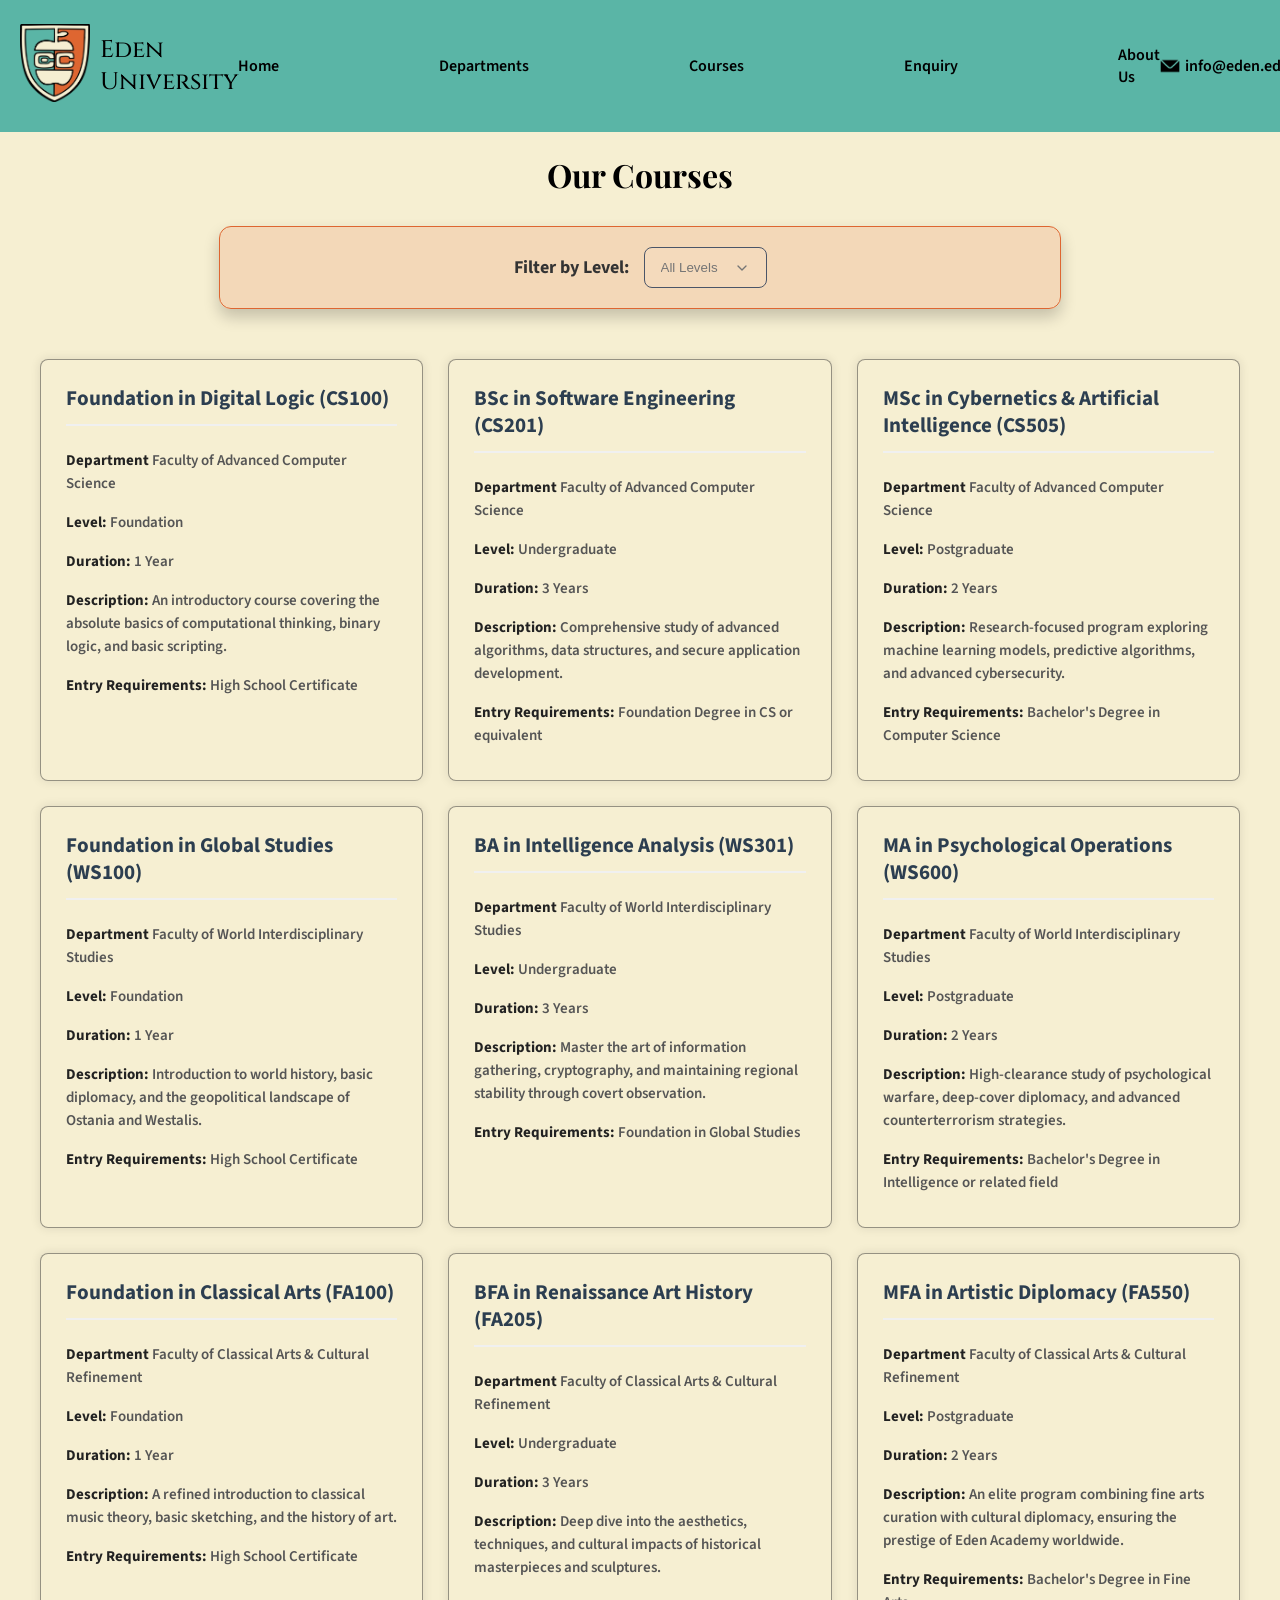
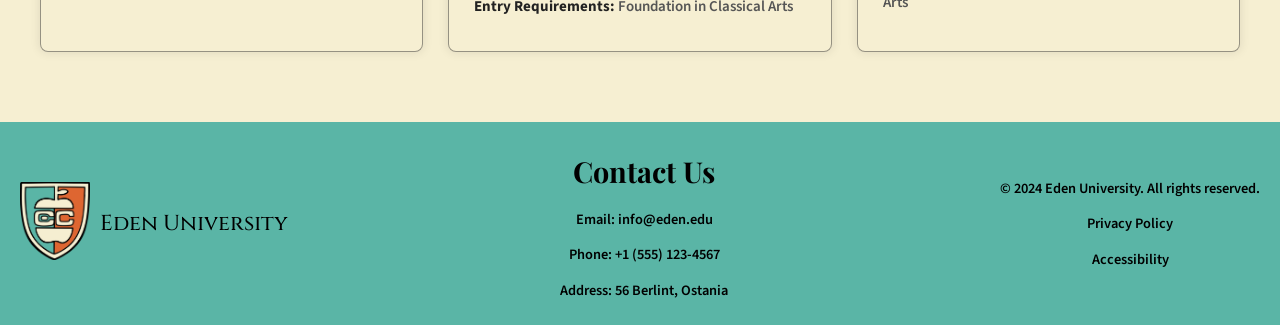
<file: courses.html>
<!DOCTYPE html>
<html lang="en">
<head>
    <meta charset="UTF-8">
    <meta name="viewport" content="width=device-width, initial-scale=1.0">
    <link rel="icon" href="assets/favicon.ico" type="image/x-icon">
    <link rel="stylesheet" href="styles/global.css">
    <link rel="stylesheet" href="styles/courses.css">
    <script src="scripts/courses.js" defer></script>
    <title>Courses</title>
</head>
<body>
    <nav>
        <div class="logo-container">
            <a href="index.html">
                <img src="assets/logo.png" alt="Eden University Logo" class="logo">
            </a>
            <p class="university-name">Eden University</p>
        </div>
        <ul class="nav-links">
            <li><a href="index.html">Home</a></li>
            <li><a href="departments.html" target="_blank">Departments</a></li>
            <li><a href="courses.html" target="_blank">Courses</a>
            <li><a href="enquiry.html" target="_blank">Enquiry</a></li>
            <li><a id="nav-about-us" href="index.html#department-cards">About Us</a></li>
        </ul>
        <div class="email-info">
            <img src="assets/email.png" alt="Email Icon" class="email-icon">
            <a href="mailto:info@eden.edu">info@eden.edu</a>
        </div>
    </nav>

    <main>
        <h1>Our Courses</h1>
        
        <div class="filter-section">
            <label for="levelFilter"><strong>Filter by Level:</strong></label>
            <select id="levelFilter" onchange="loadCourses()">
                <option value="All">All Levels</option>
                <option value="Foundation">Foundation</option>
                <option value="Undergraduate">Undergraduate</option>
                <option value="Postgraduate">Postgraduate</option>
            </select>
        </div>

        <div id="courseList"></div>
    </main>
    
    <footer>
        <div class="footer-top">
            <a href="index.html">
                <img src="assets/logo.png" alt="Eden University Logo" class="logo">
            </a>
            <p class="university-name">Eden <span class="university-highlight">University</span></p>
            
        </div>
        <div class="contact-info">
            <h1>Contact Us</h1>
            <p>Email: <a href="mailto:info@eden.edu">info@eden.edu</a></p>
            <p>Phone: +1 (555) 123-4567</p>
            <p>Address: 56 Berlint, Ostania</p>
        </div>
        <div class="footer-bottom">
            <p>&copy; 2024 Eden University. All rights reserved.</p>
            <privacy-policy>Privacy Policy</privacy-policy>
            <p>Accessibility</p>
        </div>
    </footer>
</body>
</html>
</file>
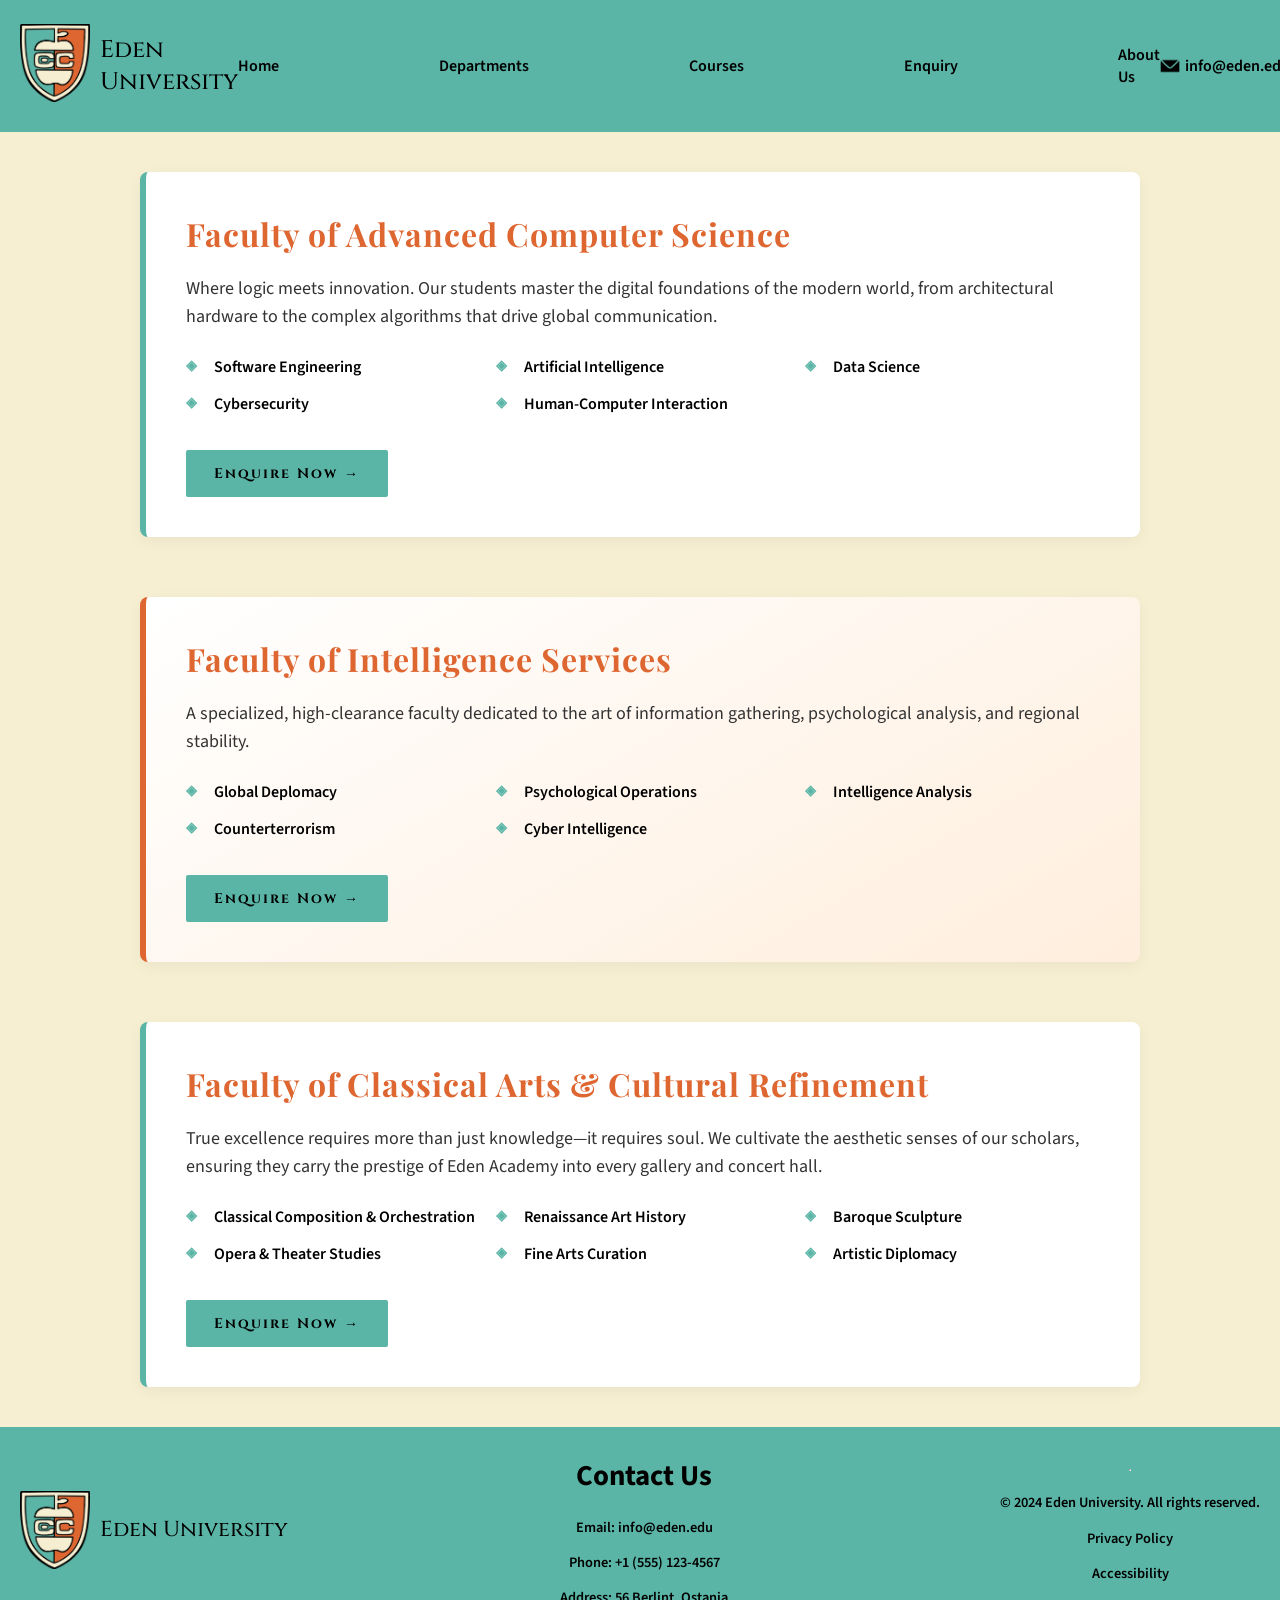
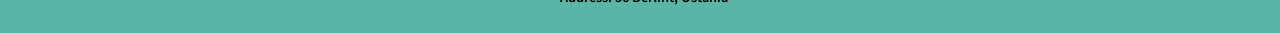
<file: departments.html>
<!DOCTYPE html>
<html lang="en">
<head>
    <meta charset="UTF-8">
    <meta name="viewport" content="width=device-width, initial-scale=1.0">
    <link rel="icon" href="assets/favicon.ico" type="image/x-icon">
    <link rel="stylesheet" href="styles/global.css">
    <link rel="stylesheet" href="styles/department.css">
    <style>
        article {
            scroll-margin-top: 80px;
        }
    </style>
    <title>Departments</title>
</head>
<body>
    <nav>
        <div class="logo-container">
            <a href="index.html">
                <img src="assets/logo.png" alt="Eden University Logo" class="logo">
            </a>
            <p class="university-name">Eden University</p>
        </div>
        <ul class="nav-links">
            <li><a href="index.html">Home</a></li>
            <li><a href="departments.html" target="_blank">Departments</a></li>
            <li><a href="courses.html" target="_blank">Courses</a>
            <li><a href="enquiry.html" target="_blank">Enquiry</a></li>
            <li><a id="nav-about-us" href="index.html#department-cards">About Us</a></li>
        </ul>
        <div class="email-info">
            <img src="assets/email.png" alt="Email Icon" class="email-icon">
            <a href="mailto:info@eden.edu">info@eden.edu</a>
        </div>
    </nav>
    <main>
        <article id="computer-science" class="computer-science">
            <h2>Faculty of Advanced Computer Science</h2>
            <p>Where logic meets innovation. Our students master the digital foundations 
                of the modern world, from architectural hardware to the complex algorithms that drive global communication.</p>
            <ul>
                <li>Software Engineering</li>
                <li>Artificial Intelligence</li>
                <li>Data Science</li>
                <li>Cybersecurity</li>
                <li>Human-Computer Interaction</li>
            </ul>
            <a href="enquiry.html" target="_blank">Enquire Now &rarr;</a>
        </article>
        <article id="wise" class="wise">
            <h2>Faculty of Intelligence Services</h2>
            <p>A specialized, high-clearance faculty dedicated to the art of information 
                gathering, psychological analysis, and regional stability.</p>
            <ul>
                <li>Global Deplomacy</li>
                <li>Psychological Operations</li>
                <li>Intelligence Analysis</li>
                <li>Counterterrorism</li>
                <li>Cyber Intelligence</li>
            </ul>
            <a href="enquiry.html" target="_blank">Enquire Now &rarr;</a>
        </article>
        <article id="fine-arts" class="fine-arts">
            <h2>Faculty of Classical Arts & Cultural Refinement</h2>
            <p>True excellence requires more than just knowledge—it requires soul. We cultivate the aesthetic senses of our 
                scholars, ensuring they carry the prestige of Eden Academy into every gallery and concert hall.</p>
            <ul>
                <li>Classical Composition & Orchestration</li>
                <li>Renaissance Art History</li>
                <li>Baroque Sculpture</li>
                <li>Opera & Theater Studies</li>
                <li>Fine Arts Curation</li>
                <li>Artistic Diplomacy</li>
            </ul>
            <a href="enquiry.html" target="_blank">Enquire Now &rarr;</a>
        </article>
    </main>
    <footer>
        <div class="footer-top">
            <img src="assets/logo.png" alt="Eden University Logo" class="logo">
            <p class="university-name">Eden <span class="university-highlight">University</span></p>
        </div>
        <div class="contact-info">
            <h1>Contact Us</h1>
            <p>Email: <a href="mailto:info@eden.edu">info@eden.edu</a></p>
            <p>Phone: +1 (555) 123-4567</p>
            <p>Address: 56 Berlint, Ostania</p>
        </div>
        <div class="footer-bottom">
            <hr>
            <p>&copy; 2024 Eden University. All rights reserved.</p>
            <privacy-policy>Privacy Policy</privacy-policy>
            <p>Accessibility</p>
        </div>
    </footer>
</body>
</html>
</file>
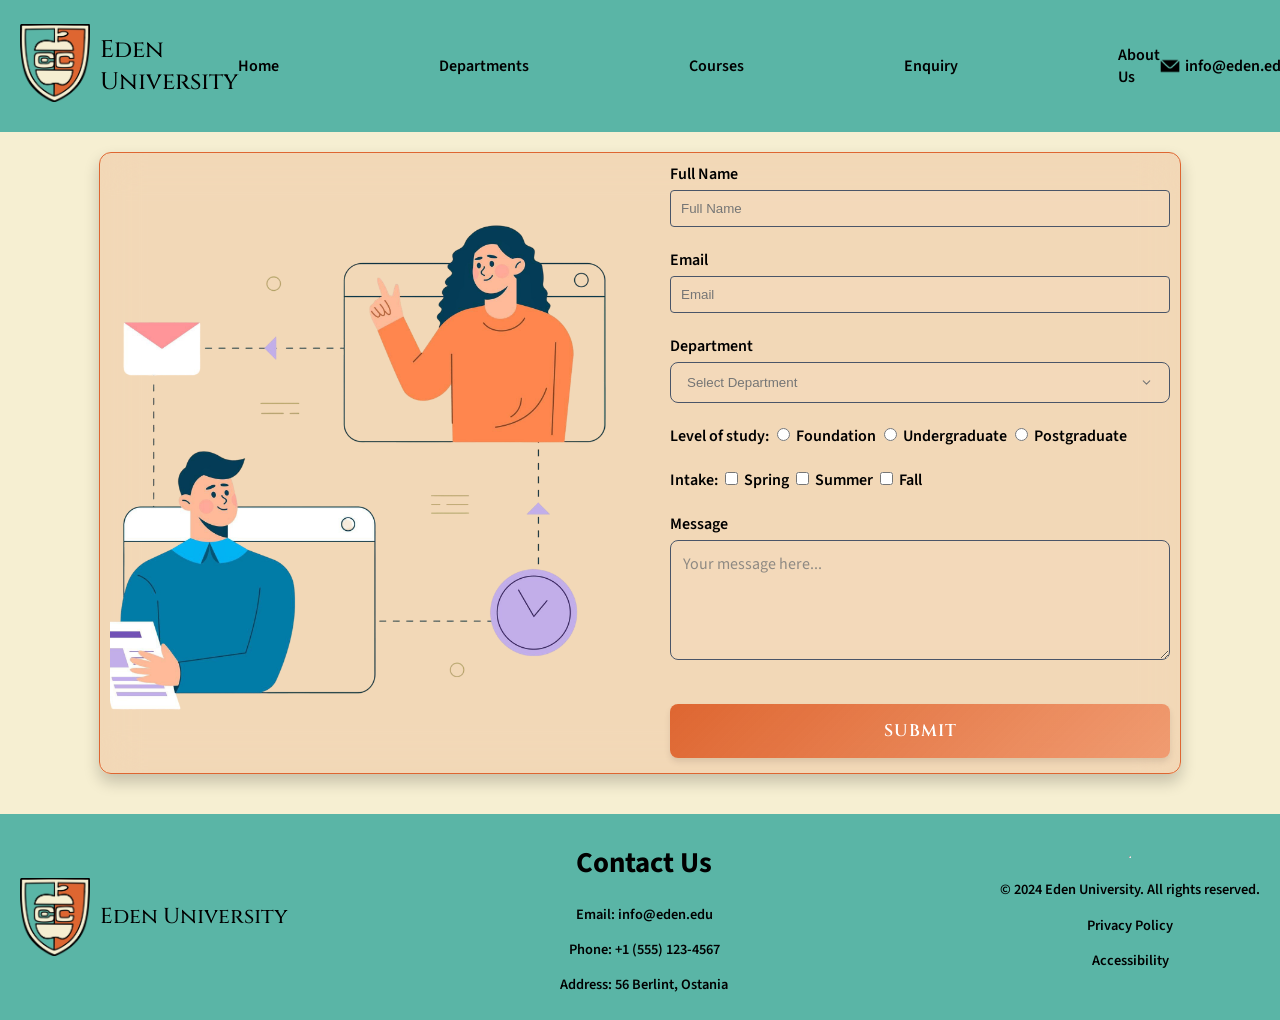
<file: enquiry.html>
<!DOCTYPE html>
<html lang="en">
<head>
    <meta charset="UTF-8">
    <meta name="viewport" content="width=device-width, initial-scale=1.0">
    <link rel="icon" href="assets/favicon.ico" type="image/x-icon">
    <link rel="stylesheet" href="styles/global.css">
    <link rel="stylesheet" href="styles/enquiry.css">
    <script src="scripts/form_validation.js" defer></script>
    <title>Enquiry</title>
</head>
<body>
    <nav>
        <div class="logo-container">
            <a href="index.html">
                <img src="assets/logo.png" alt="Eden University Logo" class="logo">
            </a>
            <p class="university-name">Eden University</p>
        </div>
        <ul class="nav-links">
            <li><a href="index.html">Home</a></li>
            <li><a href="departments.html" target="_blank">Departments</a></li>
            <li><a href="courses.html" target="_blank">Courses</a>
            <li><a href="enquiry.html" target="_blank">Enquiry</a></li>
            <li><a id="nav-about-us" href="index.html#department-cards">About Us</a></li>
        </ul>
        <div class="email-info">
            <img src="assets/email.png" alt="Email Icon" class="email-icon">
            <a href="mailto:info@eden.edu">info@eden.edu</a>
        </div>
    </nav>
    <main>
        <img src="assets/enquire.png" alt="Enquire form image" class="side-image">
        <form id="enquiryForm">
            <label for="name" class="label">Full Name</label>
            <input type="text" id="name" name="name" placeholder="Full Name">
            <br><br>
            <label for="email" class="label">Email</label>
            <input type="email" id="email" name="email" placeholder="Email">
            <br><br>
            <label for="Department" class="label">Department</label>
            <select id="Department" name="Department" >
                <option value="">Select Department</option>
                <option value="Computer Science">Computer Science</option>
                <option value="WISE">WISE</option>
                <option value="Business Administration">Business Administration</option>
            </select>
            <br><br>
            <span class="label">Level of study: </span>              
            <input type="radio" id="foundation" name="level" value="Foundation">
            <label for="foundation">Foundation</label>
            <input type="radio" id="undergraduate" name="level" value="Undergraduate">
           <label for="undergraduate">Undergraduate</label>
            <input type="radio" id="postgraduate" name="level" value="Postgraduate">
            <label for="postgraduate">Postgraduate</label>
            <br><br>
            <span class="label">Intake: </span>
            <input type="checkbox" id="spring" name="intake" value="Spring">
            <label for="spring">Spring</label>
            <input type="checkbox" id="summer" name="intake" value="Summer">
            <label for="summer">Summer</label>
            <input type="checkbox" id="fall" name="intake" value="Fall">
            <label for="fall">Fall</label>
            <br><br>
            <label for="message" class="label">Message</label>
            <textarea id="message" name="message" placeholder="Your message here..."></textarea>
            <br><br>
            <input type="submit" value="Submit">    
        </form>
    </main>
    <footer>
        <div class="footer-top">
            <img src="assets/logo.png" alt="Eden University Logo" class="logo">
            <p class="university-name">Eden <span class="university-highlight">University</span></p>
        </div>
        <div class="contact-info">
            <h1>Contact Us</h1>
            <p>Email: <a href="mailto:info@eden.edu">info@eden.edu</a></p>
            <p>Phone: +1 (555) 123-4567</p>
            <p>Address: 56 Berlint, Ostania</p>
        </div>
        <div class="footer-bottom">
            <hr>
            <p>&copy; 2024 Eden University. All rights reserved.</p>
            <privacy-policy>Privacy Policy</privacy-policy>
            <p>Accessibility</p>
        </div>
    </footer>
</body>
</html>
</file>
<file: styles/global.css>
/* This file will mainly contain global styles fo things such as the navigation bar, 
footer, and any other elements that are used across multiple pages of the website. */

@import url('https://fonts.googleapis.com/css2?family=Cinzel:wght@400..900&family=Playfair+Display:ital,wght@0,400..900;1,400..900&family=Source+Sans+3:ital,wght@0,200..900;1,200..900&display=swap');
:root { /* This is where we define our CSS variables for consistent theming across the website */
    --bg-color: #f6efd2;
    --primary-teal: #5ab5a6;
    --accent-orange: #de6631;
    --text-color: black;
    --white: white;
    --font-headings-playfair: 'Playfair Display', serif;
    --font-headings-cinzel: 'Cinzel', serif;
    --font-body: 'Source Sans 3', sans-serif;
}

html {
    scroll-behavior: smooth;
}

body { /* Global styles for the body of the website */
    background-color: var(--bg-color);
    font-family: var(--font-body);
    margin: 0;
    padding: 0;
    font-weight: 600;
}

nav { /* Styles for the navigation bar */
    position: sticky;
    top: 0;
    z-index: 1000;
    display: flex;
    background-color: var(--primary-teal);
    color: var(--text-color);
    padding: 10px 20px;
    align-items: center;
    justify-content: space-between;

}

.logo-container { 
    display: flex;
    align-items: center;
    gap: 10px;
}

.logo {
    width: 70px;
    height: 78px;
}

.university-name {
    font-family: var(--font-headings-cinzel);
    font-size: 1.5em;
    color: var(--text-color);
    font-weight: 490;
    align-items: flex-start;
}

.nav-links {
    list-style-type: none;
    display: flex;
    gap: 160px;
    align-items: center;
    margin: 0;
    padding: 0;
}

.nav-links li a:hover {
    text-shadow: 0 0 4px rgba(0, 0, 0, 0.197);
}

.email-info a:hover {
    text-shadow: 0 0 8px rgba(0, 0, 0, 0.359);
}

.email-info {
    display: flex;
    align-items: center;
    gap: 5px;
}

.email-info img {
    width: 20px;
    height: 20px;
}

.nav-links a, .email-info a {
    text-decoration: none;
    color: var(--text-color);
    transition: text-shadow 0.3s ease;
}

footer {
    display: flex;
    background-color: var(--primary-teal);
    color: var(--text-color);
    text-align: center;
    padding: 10px 20px; 
    font-family: var(--font-body);
    font-size: 0.9em;
    justify-content: space-between;
    align-items: center; 
}

.footer-top {
    display: flex;
    align-items: center;
    justify-content: center;
    gap: 10px;
    
}

.contact-info {
    margin: 0;
    padding: 0;
}

.footer-bottom {
    display: flex;
    flex-direction: column;
    align-items: center;
    justify-content: center;
    margin: 0;
    padding: 0;
}

footer a {
    color: var(--text-color);
    text-decoration: none;
}

footer a:hover {
    text-shadow: 0 0 4px rgba(0, 0, 0, 0.197);
}
</file>
<file: styles/courses.css>
/*Styles for the courses page*/
@import url('https://fonts.googleapis.com/css2?family=Cinzel:wght@400..900&family=Playfair+Display:ital,wght@0,400..900;1,400..900&family=Source+Sans+3:ital,wght@0,200..900;1,200..900&display=swap');
:root { /* This is where we define our CSS variables for consistent theming across the website */
    --bg-color: #f6efd2;
    --primary-teal: #5ab5a6;
    --accent-orange: #de6631;
    --text-color: black;
    --white: white;
    --font-headings-playfair: 'Playfair Display', serif;
    --font-headings-cinzel: 'Cinzel', serif;
    --font-body: 'Source Sans 3', sans-serif;
}

h1 {
    font-family: var(--font-headings-playfair);
    text-align: center;
}

.filter-section {
    display: flex;
    justify-content: center;
    align-items: center;
    gap: 15px;
    margin: 30px auto;
    padding: 20px;
    max-width: 800px;
    background-color: #e5764630;
    border-radius: 12px;
    box-shadow: 0 8px 16px rgba(0, 0, 0, 0.2);
    border: 0.5px solid var(--accent-orange);
}

.filter-section label {
    font-size: 18px;
    color: #333;
}

#levelFilter {
    padding: 12px 16px;
    background-color: rgba(255, 255, 255, 0.05); 
    color: #757575;
    border: 1px solid #4a5568;
    border-radius: 8px;  
    cursor: pointer;
    appearance: none; 
    background-image: url("data:image/svg+xml;charset=UTF-8,%3csvg xmlns='http://www.w3.org/2000/svg' viewBox='0 0 24 24' fill='none' stroke='%23757575' stroke-width='2' stroke-linecap='round' stroke-linejoin='round'%3e%3cpolyline points='6 9 12 15 18 9'%3e%3c/polyline%3e%3c/svg%3e");
    background-repeat: no-repeat;
    background-position: right 16px center;
    background-size: 16px;
    transition: all 0.3s ease;
}

#levelFilter:hover {
    border-color: #ea83579e; 
    background-color: rgba(255, 255, 255, 0.1);
}

#levelFilter:focus {
    outline: none;
    border-color: #de6631;
    box-shadow: 0 0 0 3px rgba(231, 113, 92, 0.2);
}

#levelFilter option {
    background-color: #e5764630; 
    color: var(--text-color);
    padding: 10px;
}

#courseList {   
    display: grid;
    grid-template-columns: repeat(3, 1fr); 
    gap: 25px;
    padding: 20px;
    max-width: 1200px;
    margin: 0 auto 50px auto;
}


.course-card {
    background-color: #f6efd2b8;
    border: 1px solid #302f2f7c;
    border-radius: 8px;
    padding: 25px;
    box-shadow: 0 0 10px 1.5px rgba(0, 0, 0, 0.08);
    transition: transform 0.3s ease, box-shadow 0.3s ease, border-color 0.3s ease;
    display: flex;
    flex-direction: column;
}


.course-card:hover {
    transform: translateY(-5px);
    box-shadow: 0 10px 20px rgba(0, 0, 0, 0.1);
    border-color: var(--accent-orange); 
}

.course-card h3 {
    margin-top: 0;
    color: #2c3e50; 
    font-size: 21px;
    border-bottom: 2px solid #f0f0f0;
    padding-bottom: 12px;
    margin-bottom: 15px;
    line-height: 27px;
}

.course-card p {
    margin: 8px 0;
    line-height: 23px;
    color: #555;
    font-size: 15px;
}

.course-card strong {
    color: #222;
}
</file>
<file: styles/department.css>
@import url('https://fonts.googleapis.com/css2?family=Cinzel:wght@400..900&family=Playfair+Display:ital,wght@0,400..900;1,400..900&family=Source+Sans+3:ital,wght@0,200..900;1,200..900&display=swap');
:root { /* This is where we define our CSS variables for consistent theming across the website */
    --bg-color: #f6efd2;
    --primary-teal: #5ab5a6;
    --accent-orange: #de6631;
    --text-color: black;
    --white: white;
    --font-headings-playfair: 'Playfair Display', serif;
    --font-headings-cinzel: 'Cinzel', serif;
    --font-body: 'Source Sans 3', sans-serif;
}

main {
    max-width: 1000px;
    margin: 40px auto;
    padding: 0 20px;
    display: flex;
    flex-direction: column;
    gap: 60px;
}

article {
    background-color: var(--white);
    padding: 40px;
    border-radius: 8px;
    box-shadow: 0 4px 15px rgba(0, 0, 0, 0.05);
    border-left: 6px solid var(--primary-teal);
    transition: transform 0.3s ease, box-shadow 0.3s ease;
}

article:hover {
    transform: translateY(-5px);
    box-shadow: 0 12px 30px rgba(0, 0, 0, 0.1);
}

article h2 {
    font-family: var(--font-headings-playfair);
    font-size: 32px;
    color: var(--accent-orange);
    margin: 0 0 20px 0;
    letter-spacing: 1px;
}

article p {
    font-size: 18px;
    line-height: 28px;
    color: #333333;
    margin-bottom: 25px;
    font-weight: 400;
}

article ul {
    list-style: none;
    padding: 0;
    display: grid;
    grid-template-columns: repeat(auto-fit, minmax(220px, 1fr));
    gap: 15px;
    margin-bottom: 35px;
}

article ul li {
    position: relative;
    padding-left: 28px;
    font-family: var(--font-body);
    font-size: 16px;
    color: var(--text-color);
}

article ul li::before {
    content: "◈";
    position: absolute;
    left: 0;
    color: var(--primary-teal);
    font-size: 14px;
}

article a {
    display: inline-block;
    background-color: var(--primary-teal);
    color: var(--text-color);
    padding: 14px 28px;
    text-decoration: none;
    border-radius: 2px;
    font-family: var(--font-headings-cinzel);
    font-size: 14px;
    font-weight: 700;
    letter-spacing: 2px;
    transition: background-color 0.2s ease, letter-spacing 0.2s ease;
}

article a:hover {
    background-color: #4a998c;
    letter-spacing: 3px;
}

#wise {
    border-left-color: var(--accent-orange);
    background: linear-gradient(150deg, #ffffff, #ffeedd);
}
</file>
<file: styles/enquiry.css>
@import url('https://fonts.googleapis.com/css2?family=Cinzel:wght@400..900&family=Playfair+Display:ital,wght@0,400..900;1,400..900&family=Source+Sans+3:ital,wght@0,200..900;1,200..900&display=swap');
:root { /* This is where we define our CSS variables for consistent theming across the website */
    --bg-color: #f6efd2;
    --primary-teal: #5ab5a6;
    --accent-orange: #de6631;
    --text-color: black;
    --white: white;
    --font-headings-playfair: 'Playfair Display', serif;
    --font-headings-cinzel: 'Cinzel', serif;
    --font-body: 'Source Sans 3', sans-serif;
}


html, body {
    height: 100%;
    margin: 0;
}

body {
    display: flex;
    flex-direction: column;
}

main { 
    display: grid;
    grid-template-columns: 1fr 1fr; 
    gap: 60px;
    max-width: 1900px;
    margin: 20px auto;
    margin-bottom: 40px;
    background-color: #e5764630;
    backdrop-filter: blur(20px);
    padding: 10px;
    border-radius: 12px;
    align-items: start;
    box-shadow: 0 8px 16px rgba(0, 0, 0, 0.2);
    border: 0.5px solid var(--accent-orange);
}

/*Right side image*/
.side-image {
    width: 500px;
    height: 600px;
    object-fit: cover;
    border-radius: 8px;
    object-fit: cover;
}

/* Make sure the form doesn't get too tall */
form {
    max-height: 100%;
}

input[type="text"], 
input[type="email"], 
select { /*Styles for text inputs and emails*/
    width: 100%; 
    padding: 10px;
    margin-top: 5px;
    background: rgba(255, 255, 255, 0.05);
    border: 1px solid #4a5568;
    border-radius: 4px;
    color: var(--text-color);
    box-sizing: border-box; 
}

/*Styles for the department drop down*/
#Department option[value=""] {
    color: #757575;
}

#Department {
    padding: 12px 16px;
    background-color: rgba(255, 255, 255, 0.05); 
    color: #757575;
    border: 1px solid #4a5568;
    border-radius: 8px;  
    cursor: pointer;
    appearance: none; 
    background-image: url("data:image/svg+xml;charset=UTF-8,%3csvg xmlns='http://www.w3.org/2000/svg' viewBox='0 0 24 24' fill='none' stroke='%23757575' stroke-width='2' stroke-linecap='round' stroke-linejoin='round'%3e%3cpolyline points='6 9 12 15 18 9'%3e%3c/polyline%3e%3c/svg%3e");
    background-repeat: no-repeat;
    background-position: right 1rem center;
    background-size: 1em;
    transition: all 0.3s ease;
}   


#Department:hover {
    border-color: #ea83579e; 
    background-color: rgba(255, 255, 255, 0.1);
}

#Department:focus {
    outline: none;
    border-color: #de6631;
    box-shadow: 0 0 0 3px rgba(231, 113, 92, 0.2);
}


#Department option {
    background-color: #e5764630; 
    color: var(--text-color);
    padding: 10px;
}

/*Styles for the text area*/
textarea {
    width: 100%;
    min-height: 120px;
    padding: 12px;
    margin-top: 5px;
    background: rgba(255, 255, 255, 0.05);
    border: 1px solid #4a5568;
    border-radius: 8px;
    color: var(--text-color);
    font-family: var(--font-body);
    font-size: 16px;
    box-sizing: border-box;
    resize: vertical;
    transition: all 0.3s ease;
    display: block;
}

textarea:hover {
    border-color: #ea83579e;
    background-color: rgba(255, 255, 255, 0.1);
}

textarea:focus {
    outline: none;
    border-color: var(--accent-orange);
    box-shadow: 0 0 0 3px rgba(222, 102, 49, 0.2);
    background-color: rgba(255, 255, 255, 0.1);
}

textarea::placeholder {
    color: #757575;
    opacity: 0.8;
}

/*Styles for the submit button*/
input[type="submit"] {
    width: 100%;
    padding: 16px;
    background: linear-gradient(135deg, var(--accent-orange), #ef8254b4);
    color: var(--white);
    font-family: var(--font-headings-cinzel);
    font-size: 16.8px;
    font-weight: 600;
    border: none;
    border-radius: 8px;
    cursor: pointer;
    transition: all 0.3s ease;
    text-transform: uppercase;
    letter-spacing: 1px;
    box-shadow: 0 4px 6px rgba(0, 0, 0, 0.1);
}

input[type="submit"]:hover {
    background-color: #f27c4a65;
    transform: translateY(-2px);
    box-shadow: 0 6px 12px rgba(222, 102, 49, 0.3);
}

input[type="submit"]:active {
    transform: translateY(0);
    box-shadow: 0 2px 4px rgba(0, 0, 0, 0.2);
}
</file>
